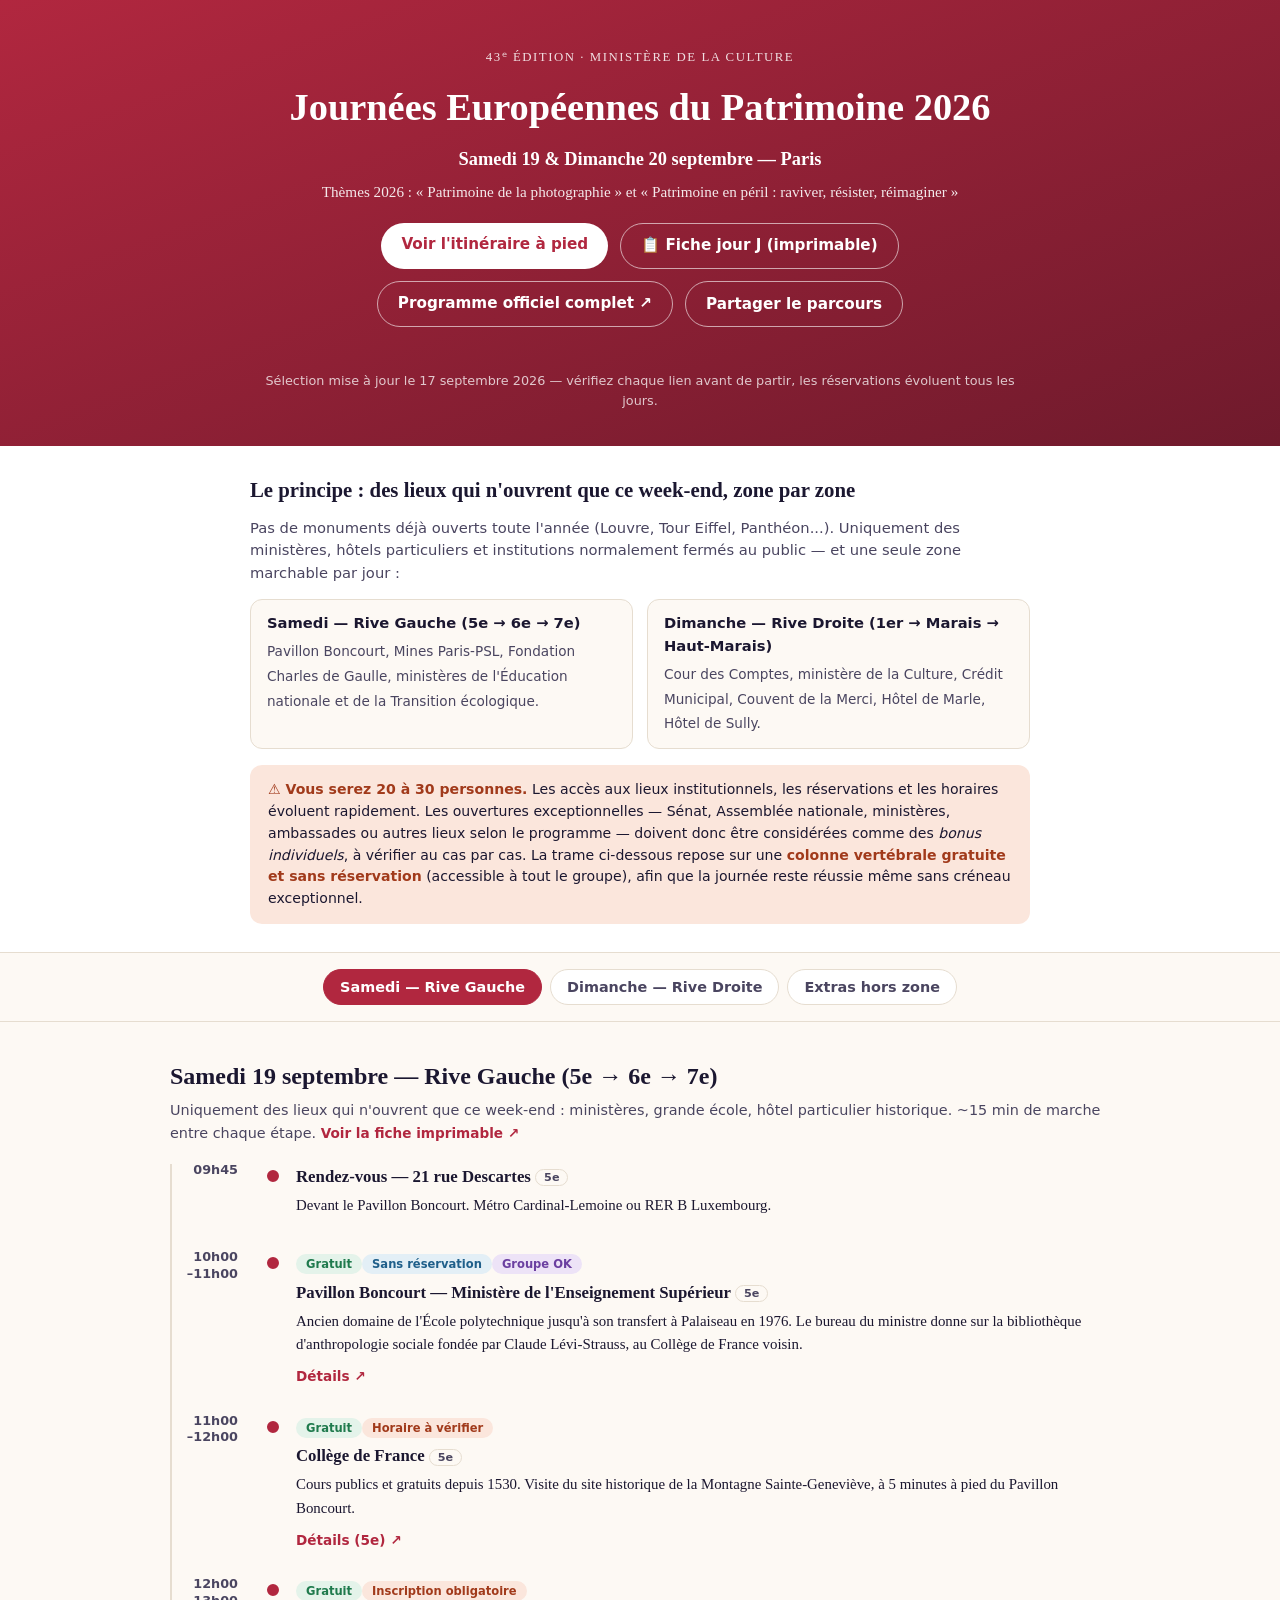
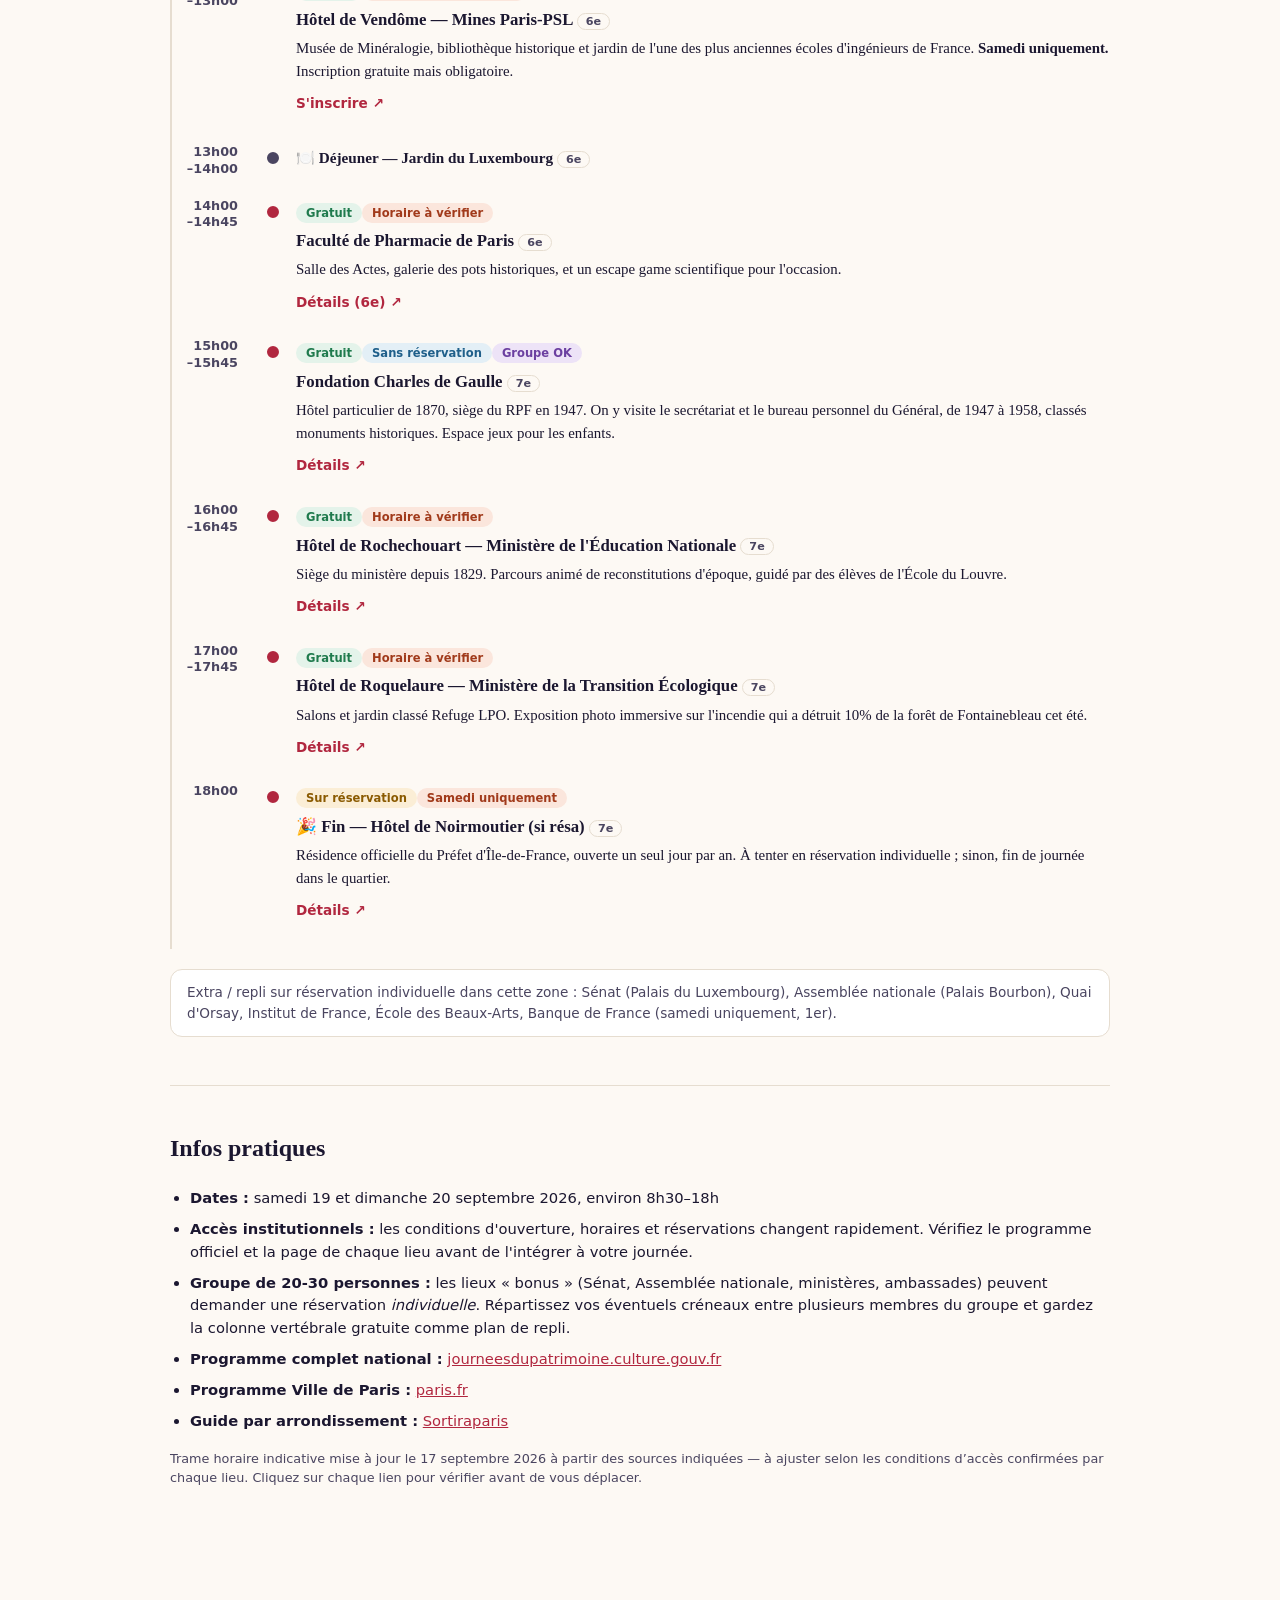
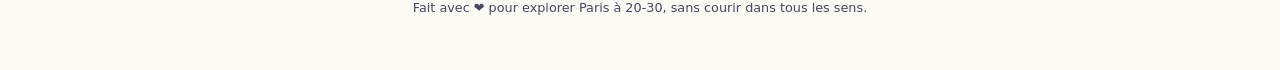
<file: index.html>
<!doctype html>
<html lang="fr">
<head>
<meta charset="UTF-8">
<meta name="viewport" content="width=device-width, initial-scale=1">
<title>Journées du Patrimoine 2026 — Paris à pied</title>
<meta name="description" content="Deux itinéraires à pied pour les Journées européennes du patrimoine 2026 à Paris : une zone par jour, une trame de groupe gratuite et des bonus à réserver individuellement.">
<meta name="author" content="Journées du Patrimoine 2026 — Paris à pied">
<meta name="theme-color" content="#b1273f">
<meta name="robots" content="index,follow">
<link rel="canonical" href="https://josephboulange0-gif.github.io/Journ-es-du-patrimoine-Paris-2026/">
<meta property="og:type" content="website">
<meta property="og:locale" content="fr_FR">
<meta property="og:site_name" content="Journées du Patrimoine 2026 — Paris à pied">
<meta property="og:title" content="Journées du Patrimoine 2026 — Paris à pied">
<meta property="og:description" content="Deux itinéraires à pied, une zone par jour et une trame gratuite conçue pour un groupe à Paris.">
<meta property="og:url" content="https://josephboulange0-gif.github.io/Journ-es-du-patrimoine-Paris-2026/">
<meta name="twitter:card" content="summary">
<meta name="twitter:title" content="Journées du Patrimoine 2026 — Paris à pied">
<meta name="twitter:description" content="Deux itinéraires à pied, une zone par jour et une trame gratuite conçue pour un groupe à Paris.">
<link rel="icon" href="data:image/svg+xml,<svg xmlns=%22http://www.w3.org/2000/svg%22 viewBox=%220 0 100 100%22><text y=%22.9em%22 font-size=%2290%22>🏛️</text></svg>">
<link rel="stylesheet" href="assets/style.css">
</head>
<body>

<header class="hero">
  <div class="hero-inner">
    <p class="eyebrow">43ᵉ édition · Ministère de la Culture</p>
    <h1>Journées Européennes du Patrimoine 2026</h1>
    <p class="dates">Samedi 19 &amp; Dimanche 20 septembre — Paris</p>
    <p class="themes">Thèmes 2026 : « Patrimoine de la photographie » et « Patrimoine en péril : raviver, résister, réimaginer »</p>
    <div class="hero-actions">
      <a class="btn btn-primary" href="#itineraire">Voir l'itinéraire à pied</a>
      <a class="btn btn-ghost" href="fiche.html">📋 Fiche jour J (imprimable)</a>
      <a class="btn btn-ghost" href="https://journeesdupatrimoine.culture.gouv.fr/programme" target="_blank" rel="noopener">Programme officiel complet ↗</a>
      <button class="btn btn-ghost share-button" type="button" data-share-button data-share-text="Deux itinéraires à pied pour les Journées européennes du patrimoine 2026 à Paris : une zone par jour et une trame gratuite pour le groupe.">Partager le parcours</button>
    </div>
    <p class="share-status" data-share-status aria-live="polite"></p>
    <p class="updated">Sélection mise à jour le 17 septembre 2026 — vérifiez chaque lien avant de partir, les réservations évoluent tous les jours.</p>
  </div>
</header>

<section class="concept">
  <div class="concept-inner">
    <h2>Le principe : des lieux qui n'ouvrent que ce week-end, zone par zone</h2>
    <p>Pas de monuments déjà ouverts toute l'année (Louvre, Tour Eiffel, Panthéon...). Uniquement des ministères, hôtels particuliers et institutions normalement fermés au public — et une seule zone marchable par jour :</p>
    <div class="concept-cols">
      <div>
        <strong>Samedi — Rive Gauche (5e → 6e → 7e)</strong>
        <span>Pavillon Boncourt, Mines Paris-PSL, Fondation Charles de Gaulle, ministères de l'Éducation nationale et de la Transition écologique.</span>
      </div>
      <div>
        <strong>Dimanche — Rive Droite (1er → Marais → Haut-Marais)</strong>
        <span>Cour des Comptes, ministère de la Culture, Crédit Municipal, Couvent de la Merci, Hôtel de Marle, Hôtel de Sully.</span>
      </div>
    </div>
    <div class="callout">
      <strong>⚠️ Vous serez 20 à 30 personnes.</strong> Les accès aux lieux institutionnels, les réservations et les horaires évoluent rapidement. Les ouvertures exceptionnelles — Sénat, Assemblée nationale, ministères, ambassades ou autres lieux selon le programme — doivent donc être considérées comme des <em>bonus individuels</em>, à vérifier au cas par cas. La trame ci-dessous repose sur une <strong>colonne vertébrale gratuite et sans réservation</strong> (accessible à tout le groupe), afin que la journée reste réussie même sans créneau exceptionnel.
    </div>
  </div>
</section>

<nav class="tabs" aria-label="Choix du jour">
  <button class="tab-btn is-active" data-day="1">Samedi — Rive Gauche</button>
  <button class="tab-btn" data-day="2">Dimanche — Rive Droite</button>
  <button class="tab-btn" data-day="0">Extras hors zone</button>
</nav>

<main id="itineraire">

  <!-- ===================== JOUR 1 : RIVE GAUCHE ===================== -->
  <section class="day" data-day="1">
    <h2 class="day-title">Samedi 19 septembre — Rive Gauche (5e → 6e → 7e)</h2>
    <p class="sub">Uniquement des lieux qui n'ouvrent que ce week-end : ministères, grande école, hôtel particulier historique. ~15 min de marche entre chaque étape. <a class="link" href="fiche.html">Voir la fiche imprimable ↗</a></p>

    <ol class="timeline">

      <li class="stop">
        <div class="stop-time">09h45</div>
        <div class="stop-body">
          <h4>Rendez-vous — 21 rue Descartes <span class="zone">5e</span></h4>
          <p>Devant le Pavillon Boncourt. Métro Cardinal-Lemoine ou RER B Luxembourg.</p>
        </div>
      </li>

      <li class="stop">
        <div class="stop-time">10h00<br>–11h00</div>
        <div class="stop-body">
          <span class="chip chip-free">Gratuit</span><span class="chip chip-open">Sans réservation</span><span class="chip chip-group">Groupe OK</span>
          <h4>Pavillon Boncourt — Ministère de l'Enseignement Supérieur <span class="zone">5e</span></h4>
          <p>Ancien domaine de l'École polytechnique jusqu'à son transfert à Palaiseau en 1976. Le bureau du ministre donne sur la bibliothèque d'anthropologie sociale fondée par Claude Lévi-Strauss, au Collège de France voisin.</p>
          <a class="link" href="https://www.enseignementsup-recherche.gouv.fr/fr/journees-europeennes-du-patrimoine-2026-104107" target="_blank" rel="noopener">Détails ↗</a>
        </div>
      </li>

      <li class="stop">
        <div class="stop-time">11h00<br>–12h00</div>
        <div class="stop-body">
          <span class="chip chip-free">Gratuit</span><span class="chip chip-warn">Horaire à vérifier</span>
          <h4>Collège de France <span class="zone">5e</span></h4>
          <p>Cours publics et gratuits depuis 1530. Visite du site historique de la Montagne Sainte-Geneviève, à 5 minutes à pied du Pavillon Boncourt.</p>
          <a class="link" href="https://www.sortiraparis.com/actualites/journees-du-patrimoine/guides/318693-journees-du-patrimoine-paris-2026-le-programme-des-visites-dans-le-5e-arrondissement" target="_blank" rel="noopener">Détails (5e) ↗</a>
        </div>
      </li>

      <li class="stop">
        <div class="stop-time">12h00<br>–13h00</div>
        <div class="stop-body">
          <span class="chip chip-free">Gratuit</span><span class="chip chip-warn">Inscription obligatoire</span>
          <h4>Hôtel de Vendôme — Mines Paris-PSL <span class="zone">6e</span></h4>
          <p>Musée de Minéralogie, bibliothèque historique et jardin de l'une des plus anciennes écoles d'ingénieurs de France. <strong>Samedi uniquement.</strong> Inscription gratuite mais obligatoire.</p>
          <a class="link" href="https://www.minesparis.psl.eu/blog/evenements/journees-europeennes-du-patrimoine-jep-2026-mines-paris-psl/" target="_blank" rel="noopener">S'inscrire ↗</a>
        </div>
      </li>

      <li class="stop stop-break">
        <div class="stop-time">13h00<br>–14h00</div>
        <div class="stop-body">
          <h4>🍽️ Déjeuner — Jardin du Luxembourg <span class="zone">6e</span></h4>
        </div>
      </li>

      <li class="stop">
        <div class="stop-time">14h00<br>–14h45</div>
        <div class="stop-body">
          <span class="chip chip-free">Gratuit</span><span class="chip chip-warn">Horaire à vérifier</span>
          <h4>Faculté de Pharmacie de Paris <span class="zone">6e</span></h4>
          <p>Salle des Actes, galerie des pots historiques, et un escape game scientifique pour l'occasion.</p>
          <a class="link" href="https://www.sortiraparis.com/actualites/journees-du-patrimoine/guides/318679-journees-du-patrimoine-2026-le-programme-des-visites-dans-le-6e-arrondissement-de-paris" target="_blank" rel="noopener">Détails (6e) ↗</a>
        </div>
      </li>

      <li class="stop">
        <div class="stop-time">15h00<br>–15h45</div>
        <div class="stop-body">
          <span class="chip chip-free">Gratuit</span><span class="chip chip-open">Sans réservation</span><span class="chip chip-group">Groupe OK</span>
          <h4>Fondation Charles de Gaulle <span class="zone">7e</span></h4>
          <p>Hôtel particulier de 1870, siège du RPF en 1947. On y visite le secrétariat et le bureau personnel du Général, de 1947 à 1958, classés monuments historiques. Espace jeux pour les enfants.</p>
          <a class="link" href="https://www.charles-de-gaulle.org/blog/2026/09/12/journees-europeennes-du-patrimoine-2026-la-suite-de-la-bataille-de-gaulle-a-solferino/" target="_blank" rel="noopener">Détails ↗</a>
        </div>
      </li>

      <li class="stop">
        <div class="stop-time">16h00<br>–16h45</div>
        <div class="stop-body">
          <span class="chip chip-free">Gratuit</span><span class="chip chip-warn">Horaire à vérifier</span>
          <h4>Hôtel de Rochechouart — Ministère de l'Éducation Nationale <span class="zone">7e</span></h4>
          <p>Siège du ministère depuis 1829. Parcours animé de reconstitutions d'époque, guidé par des élèves de l'École du Louvre.</p>
          <a class="link" href="https://journeesdupatrimoine.culture.gouv.fr/w/391796/evenement/19787431/visite-du-ministere-de-leducation-nationale" target="_blank" rel="noopener">Détails ↗</a>
        </div>
      </li>

      <li class="stop">
        <div class="stop-time">17h00<br>–17h45</div>
        <div class="stop-body">
          <span class="chip chip-free">Gratuit</span><span class="chip chip-warn">Horaire à vérifier</span>
          <h4>Hôtel de Roquelaure — Ministère de la Transition Écologique <span class="zone">7e</span></h4>
          <p>Salons et jardin classé Refuge LPO. Exposition photo immersive sur l'incendie qui a détruit 10% de la forêt de Fontainebleau cet été.</p>
          <a class="link" href="https://www.ecologie.gouv.fr/presse/journees-du-patrimoine-2026-lhotel-roquelaure-ouvre-ses-portes-programme-inedit" target="_blank" rel="noopener">Détails ↗</a>
        </div>
      </li>

      <li class="stop">
        <div class="stop-time">18h00</div>
        <div class="stop-body">
          <span class="chip chip-paid">Sur réservation</span><span class="chip chip-warn">Samedi uniquement</span>
          <h4>🎉 Fin — Hôtel de Noirmoutier (si résa) <span class="zone">7e</span></h4>
          <p>Résidence officielle du Préfet d'Île-de-France, ouverte un seul jour par an. À tenter en réservation individuelle ; sinon, fin de journée dans le quartier.</p>
          <a class="link" href="https://www.sortiraparis.com/actualites/journees-du-patrimoine/guides/318687-journees-du-patrimoine-2026-partez-a-la-decouverte-du-7e-arrondissement-de-paris" target="_blank" rel="noopener">Détails ↗</a>
        </div>
      </li>

    </ol>

    <p class="also-in-zone">Extra / repli sur réservation individuelle dans cette zone : Sénat (Palais du Luxembourg), Assemblée nationale (Palais Bourbon), Quai d'Orsay, Institut de France, École des Beaux-Arts, Banque de France (samedi uniquement, 1er).</p>
  </section>

  <!-- ===================== JOUR 2 : RIVE DROITE ===================== -->
  <section class="day" data-day="2" hidden>
    <h2 class="day-title">Dimanche 20 septembre — Rive Droite (1er → Marais → Haut-Marais)</h2>
    <p class="sub">Uniquement des lieux qui n'ouvrent que ce week-end : cour des comptes, ministère, hôtels particuliers rarement accessibles. ~15 min de marche entre chaque étape. <a class="link" href="fiche.html">Voir la fiche imprimable ↗</a></p>

    <ol class="timeline">

      <li class="stop">
        <div class="stop-time">09h30</div>
        <div class="stop-body">
          <h4>Rendez-vous — Jardins du Palais-Royal <span class="zone">1er</span></h4>
          <p>Métro Palais-Royal – Musée du Louvre, à 2 min à pied.</p>
        </div>
      </li>

      <li class="stop">
        <div class="stop-time">10h00<br>–11h00</div>
        <div class="stop-body">
          <span class="chip chip-free">Gratuit</span><span class="chip chip-open">Sans réservation</span><span class="chip chip-group">Groupe OK</span>
          <h4>Cour des Comptes <span class="zone">1er</span></h4>
          <p>Dialogue citoyen inédit avec les magistrats financiers, rue Cambon — un lieu de pouvoir qui ne s'ouvre jamais autrement.</p>
          <a class="link" href="https://www.sortiraparis.com/actualites/journees-du-patrimoine/guides/318670-journees-du-patrimoine-2026-a-paris-le-programme-incontournable-dans-le-1er-arrondissement" target="_blank" rel="noopener">Détails (1er) ↗</a>
        </div>
      </li>

      <li class="stop">
        <div class="stop-time">11h00<br>–12h00</div>
        <div class="stop-body">
          <span class="chip chip-free">Gratuit</span><span class="chip chip-warn">Horaire à vérifier</span>
          <h4>Ministère de la Culture — Palais-Royal <span class="zone">1er</span></h4>
          <p>Bureaux du ministère au cœur même du Palais-Royal. <strong>Bonus sensationnel :</strong> Conseil d'État et Conseil constitutionnel, également au Palais-Royal, sur réservation individuelle.</p>
          <a class="link" href="https://www.sortiraparis.com/actualites/journees-du-patrimoine/guides/318670-journees-du-patrimoine-2026-a-paris-le-programme-incontournable-dans-le-1er-arrondissement" target="_blank" rel="noopener">Détails ↗</a>
        </div>
      </li>

      <li class="stop stop-break">
        <div class="stop-time">12h00<br>–13h00</div>
        <div class="stop-body">
          <h4>🍽️ Déjeuner — Jardin du Palais-Royal <span class="zone">1er</span></h4>
        </div>
      </li>

      <li class="stop">
        <div class="stop-time">13h00<br>–13h45</div>
        <div class="stop-body">
          <span class="chip chip-free">Gratuit</span><span class="chip chip-warn">Horaire à vérifier</span>
          <h4>Crédit Municipal de Paris <span class="zone">Marais</span></h4>
          <p>L'ancien Mont-de-Piété : la banque publique des objets mis en gage, fondée en 1777 — une institution méconnue, jamais ouverte au public autrement.</p>
          <a class="link" href="https://www.sortiraparis.com/actualites/journees-du-patrimoine/guides/318677-journees-du-patrimoine-2026-les-bons-plans-et-animations-dans-le-4e-arrondissement" target="_blank" rel="noopener">Détails ↗</a>
        </div>
      </li>

      <li class="stop">
        <div class="stop-time">14h00<br>–14h45</div>
        <div class="stop-body">
          <span class="chip chip-free">Gratuit</span><span class="chip chip-warn">Horaire à vérifier</span>
          <h4>Couvent de la Merci <span class="zone">Marais</span></h4>
          <p>Ancien couvent de l'Ordre des Mercédaires, dont la mission au XVIIe siècle était de racheter les chrétiens réduits en esclavage par les Barbaresques. Cadrans solaires et escalier classés monuments historiques, rue des Archives.</p>
          <a class="link" href="https://www.journees-du-patrimoine.com/SITE/couvent-merci--paris-362221.htm" target="_blank" rel="noopener">Détails ↗</a>
        </div>
      </li>

      <li class="stop">
        <div class="stop-time">15h00<br>–15h45</div>
        <div class="stop-body">
          <span class="chip chip-free">Gratuit</span><span class="chip chip-open">Sans réservation</span><span class="chip chip-group">Groupe OK</span>
          <h4>Notre-Dame des Blancs-Manteaux <span class="zone">4e</span></h4>
          <p>Orgues classées monument historique, avec un concert inclus dans la visite.</p>
          <a class="link" href="https://www.sortiraparis.com/actualites/journees-du-patrimoine/guides/318677-journees-du-patrimoine-2026-les-bons-plans-et-animations-dans-le-4e-arrondissement" target="_blank" rel="noopener">Détails ↗</a>
        </div>
      </li>

      <li class="stop">
        <div class="stop-time">16h00<br>–16h45</div>
        <div class="stop-body">
          <span class="chip chip-free">Gratuit</span><span class="chip chip-open">Sans réservation</span><span class="chip chip-group">Groupe OK</span>
          <h4>Hôtel de Marle — Institut Suédois <span class="zone">3e</span></h4>
          <p>Un des plus beaux hôtels Renaissance du Marais, aujourd'hui siège de l'Institut Suédois.</p>
          <a class="link" href="https://www.sortiraparis.com/actualites/journees-du-patrimoine/guides/318813-journees-du-patrimoine-2026-a-paris-les-lieux-a-visiter-dans-le-3e-arrondissement" target="_blank" rel="noopener">Détails (3e) ↗</a>
        </div>
      </li>

      <li class="stop">
        <div class="stop-time">17h00<br>–17h45</div>
        <div class="stop-body">
          <span class="chip chip-free">Gratuit</span><span class="chip chip-open">Sans réservation</span><span class="chip chip-group">Groupe OK</span>
          <h4>Hôtel Lamoignon — Bibliothèque Historique de la Ville de Paris <span class="zone">4e</span></h4>
          <p>Façade à pilastres colossaux unique à Paris, abritant le fonds patrimonial de la Ville.</p>
          <a class="link" href="https://www.sortiraparis.com/actualites/journees-du-patrimoine/guides/318677-journees-du-patrimoine-2026-les-bons-plans-et-animations-dans-le-4e-arrondissement" target="_blank" rel="noopener">Détails ↗</a>
        </div>
      </li>

      <li class="stop">
        <div class="stop-time">17h45<br>–18h30</div>
        <div class="stop-body">
          <span class="chip chip-free">Gratuit</span><span class="chip chip-open">Sans réservation</span><span class="chip chip-group">Groupe OK</span>
          <h4>🎉 Fin — Hôtel de Sully <span class="zone">4e</span></h4>
          <p>Appartements privés de la Duchesse, habituellement fermés au public — belle façon de clore le week-end.</p>
          <a class="link" href="https://www.sortiraparis.com/actualites/journees-du-patrimoine/guides/318677-journees-du-patrimoine-2026-les-bons-plans-et-animations-dans-le-4e-arrondissement" target="_blank" rel="noopener">Détails ↗</a>
        </div>
      </li>

    </ol>

    <p class="also-in-zone">Extra / repli sur réservation individuelle dans cette zone : ministère de la Justice (Hôtel de Bourvallais), Tribunal de Commerce, Hôtel d'Aumont (Tribunal Administratif), Hôtel de Beauvais (Cour administrative), musée Cognacq-Jay.</p>
  </section>

  <!-- ===================== EXTRAS HORS ZONE ===================== -->
  <section class="day" data-day="0" hidden>
    <h2 class="day-title">Extras hors zone — pour un 3e jour ou un groupe scindé</h2>
    <p class="sub">Ces parcours sont gratuits et sans réservation, mais géographiquement éloignés des deux zones ci-dessus : à réserver pour un sous-groupe motivé ou une prochaine visite, plutôt qu'à intégrer à la marche principale.</p>
    <div class="cards">

      <article class="card">
        <div class="card-top">
          <span class="chip chip-free">Gratuit</span><span class="chip chip-open">Sans réservation</span>
        </div>
        <h4>Circuits « Passages et Galeries »</h4>
        <p class="meta">Samedi et dimanche, 10h–12h et 15h–17h · Grands Boulevards (2e/9e)</p>
        <p>Balade commentée gratuite dans les passages couverts parisiens. Trois itinéraires au choix.</p>
        <a class="link" href="https://www.sortiraparis.com/actualites/journees-du-patrimoine/guides/316820-journees-du-patrimoine-2026-a-paris-les-parcours-de-visites-dans-la-capitale" target="_blank" rel="noopener">Détails ↗</a>
      </article>

      <article class="card">
        <div class="card-top">
          <span class="chip chip-paid">5€/pers.</span><span class="chip chip-warn">Réservation (tél.)</span>
        </div>
        <h4>Circuit du quartier des Halles</h4>
        <p class="meta">Samedi uniquement, 13h30–15h30 ou 16h–18h · 1er</p>
        <p>Cimetière des Innocents, Saint-Eustache, la Canopée. Uniquement le samedi : incompatible avec le programme du dimanche.</p>
        <a class="link" href="tel:0620051548">Réserver — 06 20 05 15 48</a>
      </article>

      <article class="card">
        <div class="card-top">
          <span class="chip chip-free">Gratuit</span><span class="chip chip-open">Sans réservation</span>
        </div>
        <h4>Le Corbusier à Boulogne-Billancourt</h4>
        <p class="meta">Sam. 11h–12h30 &amp; 14h–15h30 · Dim. 15h–16h30 · hors Paris intra-muros</p>
        <p>5 œuvres majeures classées UNESCO — nécessite un aller-retour dédié, à ne pas mélanger avec la marche du jour.</p>
        <a class="link" href="https://www.sortiraparis.com/actualites/journees-du-patrimoine/guides/316820-journees-du-patrimoine-2026-a-paris-les-parcours-de-visites-dans-la-capitale" target="_blank" rel="noopener">Détails ↗</a>
      </article>

      <article class="card">
        <div class="card-top">
          <span class="chip chip-free">Gratuit</span><span class="chip chip-warn">Résa · 20 places</span>
        </div>
        <h4>Parcours Maison-Blanche &amp; Butte-aux-Cailles</h4>
        <p class="meta">Samedi 15h–17h · 13e arrondissement</p>
        <p>Cités-jardins ouvrières préservées — beau parcours, mais isolé au sud, loin des deux zones principales.</p>
        <a class="link" href="https://www.paris.fr/evenements/jep-2026-parcours-dans-le-quartier-de-la-butte-aux-cailles-113688" target="_blank" rel="noopener">Vérifier les places ↗</a>
      </article>

      <article class="card">
        <div class="card-top">
          <span class="chip chip-paid">10€ conseillé</span><span class="chip chip-warn">Réservation</span>
        </div>
        <h4>Paysage &amp; biodiversité — Faubourg St-Antoine</h4>
        <p class="meta">Samedi 15h–16h30 · 12e arrondissement</p>
        <p>Artisanat et nature en ville — même logique éloignée du cœur historique.</p>
        <a class="link" href="https://framaforms.org/inscription-parcours-paysage-et-biodiversite-du-19-septembre-2026-a-15h-biodiversite-et-artisanat-au" target="_blank" rel="noopener">Réserver ↗</a>
      </article>

      <article class="card">
        <div class="card-top">
          <span class="chip chip-free">Gratuit</span><span class="chip chip-warn">Réservation obligatoire</span>
        </div>
        <h4>Croisières sur la Seine — Port de l'Arsenal</h4>
        <p class="meta">Samedi et dimanche · 12e arrondissement</p>
        <p>Trois thématiques (Révolution française, Seine fleuve-capitale, rives UNESCO) — à faire seul ou en petit groupe, pas en marche collective.</p>
        <a class="link" href="https://www.paris.fr/evenements/les-journees-europeennes-du-patrimoine-2026-decouvrez-le-programme-113133" target="_blank" rel="noopener">Voir les croisières ↗</a>
      </article>

    </div>
  </section>

  <section class="practical">
    <h2>Infos pratiques</h2>
    <ul>
      <li><strong>Dates :</strong> samedi 19 et dimanche 20 septembre 2026, environ 8h30–18h</li>
      <li><strong>Accès institutionnels :</strong> les conditions d'ouverture, horaires et réservations changent rapidement. Vérifiez le programme officiel et la page de chaque lieu avant de l'intégrer à votre journée.</li>
      <li><strong>Groupe de 20-30 personnes :</strong> les lieux « bonus » (Sénat, Assemblée nationale, ministères, ambassades) peuvent demander une réservation <em>individuelle</em>. Répartissez vos éventuels créneaux entre plusieurs membres du groupe et gardez la colonne vertébrale gratuite comme plan de repli.</li>
      <li><strong>Programme complet national :</strong> <a href="https://journeesdupatrimoine.culture.gouv.fr/programme" target="_blank" rel="noopener">journeesdupatrimoine.culture.gouv.fr</a></li>
      <li><strong>Programme Ville de Paris :</strong> <a href="https://www.paris.fr/evenements/les-journees-europeennes-du-patrimoine-2026-decouvrez-le-programme-113133" target="_blank" rel="noopener">paris.fr</a></li>
      <li><strong>Guide par arrondissement :</strong> <a href="https://www.sortiraparis.com/actualites/journees-du-patrimoine/guides/74984-journees-du-patrimoine-2026-a-paris-75-le-programme-des-visites-a-faire-par-arrondissement" target="_blank" rel="noopener">Sortiraparis</a></li>
    </ul>
    <p class="disclaimer">Trame horaire indicative mise à jour le 17 septembre 2026 à partir des sources indiquées — à ajuster selon les conditions d’accès confirmées par chaque lieu. Cliquez sur chaque lien pour vérifier avant de vous déplacer.</p>
  </section>

</main>

<footer class="site-footer">
  <p>Fait avec ❤️ pour explorer Paris à 20-30, sans courir dans tous les sens.</p>
</footer>

<script src="assets/script.js"></script>
</body>
</html>
</file>
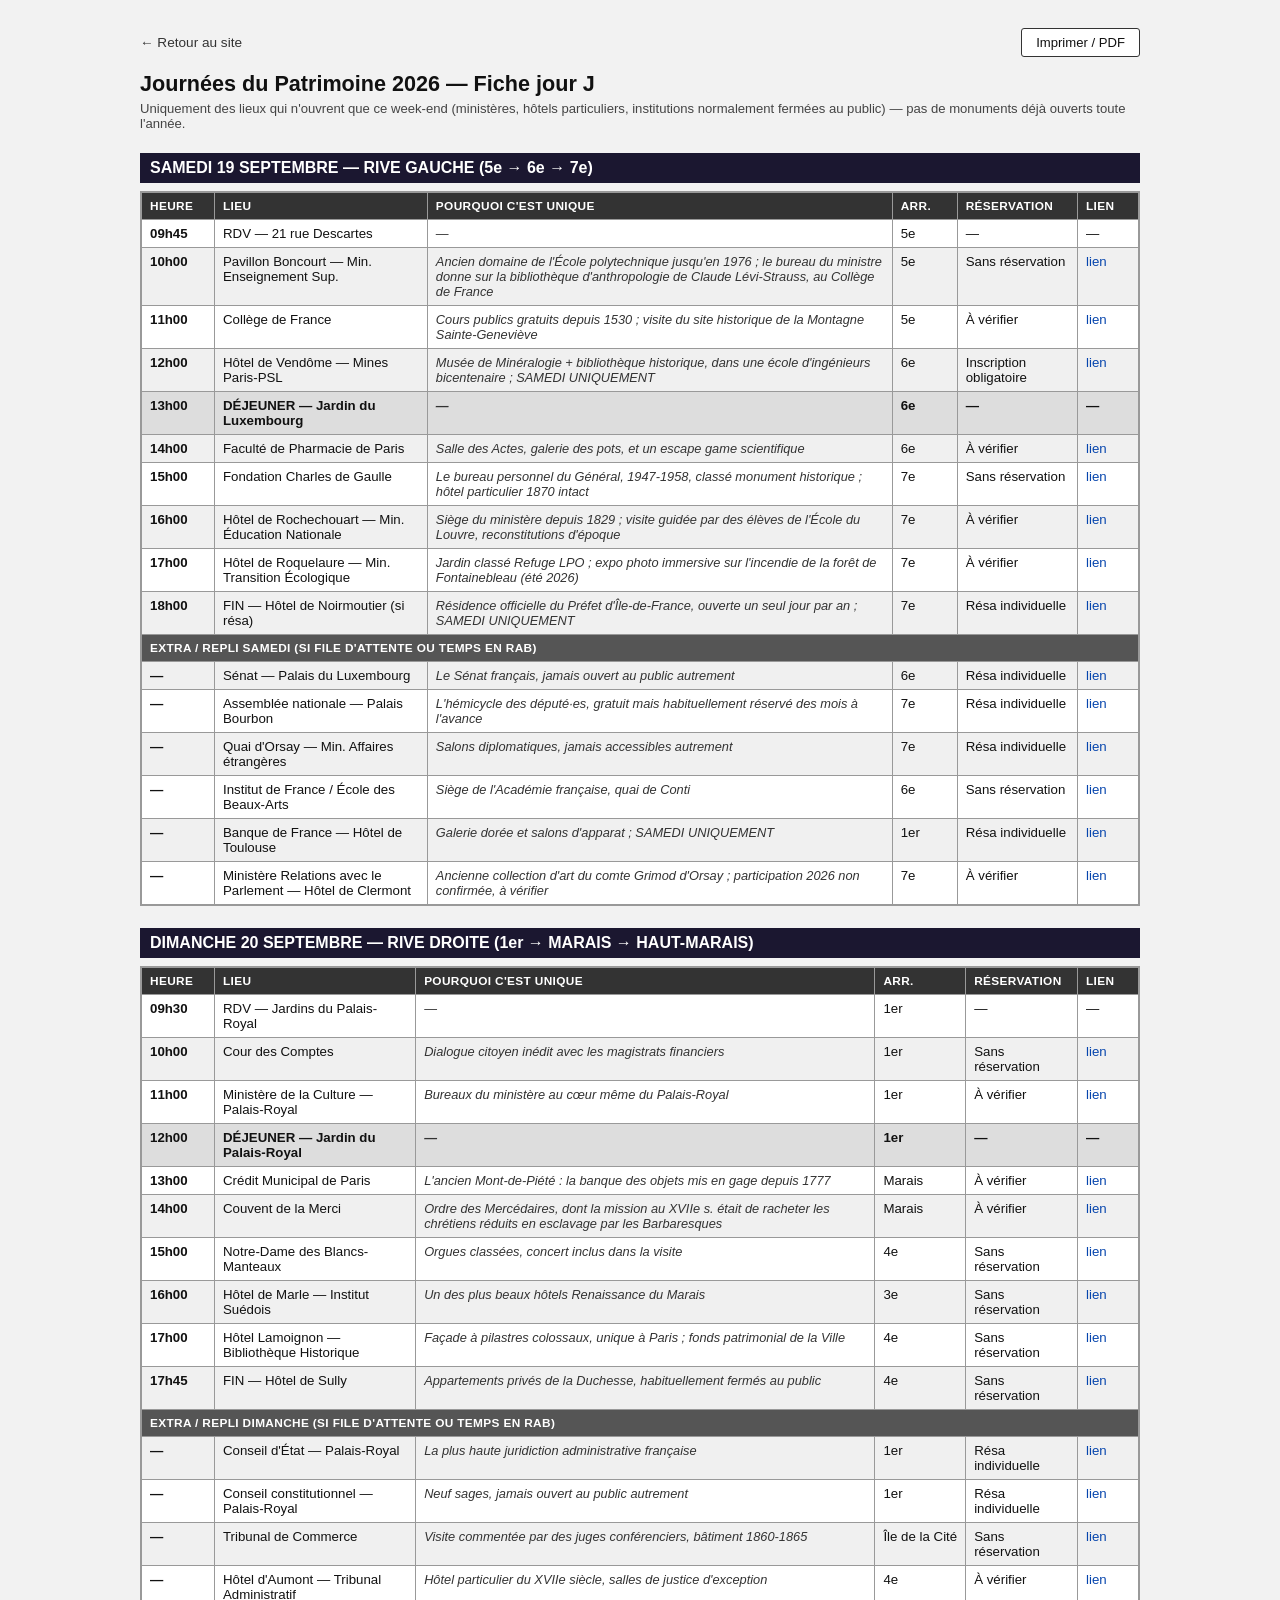
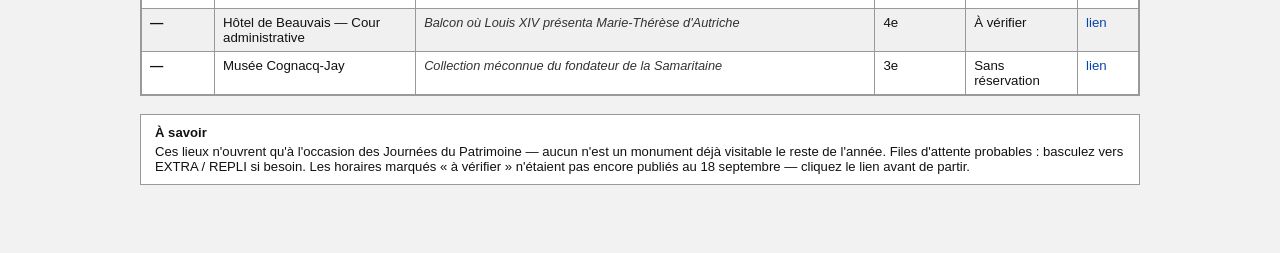
<file: fiche.html>
<!doctype html>
<html lang="fr">
<head>
<meta charset="UTF-8">
<meta name="viewport" content="width=device-width, initial-scale=1">
<title>Fiche jour J — Journées du Patrimoine 2026</title>
<meta name="description" content="Tableau horaire dense et imprimable pour le jour J : lieux d'exception qui n'ouvrent que ce week-end, heure, réservation, lien.">
<link rel="icon" href="data:image/svg+xml,<svg xmlns=%22http://www.w3.org/2000/svg%22 viewBox=%220 0 100 100%22><text y=%22.9em%22 font-size=%2290%22>🏛️</text></svg>">
<link rel="stylesheet" href="assets/fiche.css">
</head>
<body class="fiche-body">

<div class="fiche-wrap">

  <div class="fiche-top no-print">
    <a href="index.html">&larr; Retour au site</a>
    <button class="btn-print" type="button" onclick="window.print()">Imprimer / PDF</button>
  </div>

  <h1>Journées du Patrimoine 2026 — Fiche jour J</h1>
  <p class="fiche-sub">Uniquement des lieux qui n'ouvrent que ce week-end (ministères, hôtels particuliers, institutions normalement fermées au public) — pas de monuments déjà ouverts toute l'année.</p>

  <h2>SAMEDI 19 SEPTEMBRE — RIVE GAUCHE (5e &rarr; 6e &rarr; 7e)</h2>
  <div class="fiche-table-wrap">
  <table class="fiche-table">
    <thead>
      <tr><th>Heure</th><th>Lieu</th><th>Pourquoi c'est unique</th><th>Arr.</th><th>Réservation</th><th>Lien</th></tr>
    </thead>
    <tbody>
      <tr><td>09h45</td><td>RDV — 21 rue Descartes</td><td>—</td><td>5e</td><td>—</td><td>—</td></tr>
      <tr><td>10h00</td><td>Pavillon Boncourt — Min. Enseignement Sup.</td><td>Ancien domaine de l'École polytechnique jusqu'en 1976 ; le bureau du ministre donne sur la bibliothèque d'anthropologie de Claude Lévi-Strauss, au Collège de France</td><td>5e</td><td>Sans réservation</td><td><a href="https://www.enseignementsup-recherche.gouv.fr/fr/journees-europeennes-du-patrimoine-2026-104107" target="_blank" rel="noopener">lien</a></td></tr>
      <tr><td>11h00</td><td>Collège de France</td><td>Cours publics gratuits depuis 1530 ; visite du site historique de la Montagne Sainte-Geneviève</td><td>5e</td><td>À vérifier</td><td><a href="https://www.sortiraparis.com/actualites/journees-du-patrimoine/guides/318693-journees-du-patrimoine-paris-2026-le-programme-des-visites-dans-le-5e-arrondissement" target="_blank" rel="noopener">lien</a></td></tr>
      <tr><td>12h00</td><td>Hôtel de Vendôme — Mines Paris-PSL</td><td>Musée de Minéralogie + bibliothèque historique, dans une école d'ingénieurs bicentenaire ; SAMEDI UNIQUEMENT</td><td>6e</td><td>Inscription obligatoire</td><td><a href="https://www.minesparis.psl.eu/blog/evenements/journees-europeennes-du-patrimoine-jep-2026-mines-paris-psl/" target="_blank" rel="noopener">lien</a></td></tr>
      <tr class="fiche-row-break"><td>13h00</td><td>DÉJEUNER — Jardin du Luxembourg</td><td>—</td><td>6e</td><td>—</td><td>—</td></tr>
      <tr><td>14h00</td><td>Faculté de Pharmacie de Paris</td><td>Salle des Actes, galerie des pots, et un escape game scientifique</td><td>6e</td><td>À vérifier</td><td><a href="https://www.sortiraparis.com/actualites/journees-du-patrimoine/guides/318679-journees-du-patrimoine-2026-le-programme-des-visites-dans-le-6e-arrondissement-de-paris" target="_blank" rel="noopener">lien</a></td></tr>
      <tr><td>15h00</td><td>Fondation Charles de Gaulle</td><td>Le bureau personnel du Général, 1947-1958, classé monument historique ; hôtel particulier 1870 intact</td><td>7e</td><td>Sans réservation</td><td><a href="https://www.charles-de-gaulle.org/blog/2026/09/12/journees-europeennes-du-patrimoine-2026-la-suite-de-la-bataille-de-gaulle-a-solferino/" target="_blank" rel="noopener">lien</a></td></tr>
      <tr><td>16h00</td><td>Hôtel de Rochechouart — Min. Éducation Nationale</td><td>Siège du ministère depuis 1829 ; visite guidée par des élèves de l'École du Louvre, reconstitutions d'époque</td><td>7e</td><td>À vérifier</td><td><a href="https://journeesdupatrimoine.culture.gouv.fr/w/391796/evenement/19787431/visite-du-ministere-de-leducation-nationale" target="_blank" rel="noopener">lien</a></td></tr>
      <tr><td>17h00</td><td>Hôtel de Roquelaure — Min. Transition Écologique</td><td>Jardin classé Refuge LPO ; expo photo immersive sur l'incendie de la forêt de Fontainebleau (été 2026)</td><td>7e</td><td>À vérifier</td><td><a href="https://www.ecologie.gouv.fr/presse/journees-du-patrimoine-2026-lhotel-roquelaure-ouvre-ses-portes-programme-inedit" target="_blank" rel="noopener">lien</a></td></tr>
      <tr><td>18h00</td><td>FIN — Hôtel de Noirmoutier (si résa)</td><td>Résidence officielle du Préfet d'Île-de-France, ouverte un seul jour par an ; SAMEDI UNIQUEMENT</td><td>7e</td><td>Résa individuelle</td><td><a href="https://www.sortiraparis.com/actualites/journees-du-patrimoine/guides/318687-journees-du-patrimoine-2026-partez-a-la-decouverte-du-7e-arrondissement-de-paris" target="_blank" rel="noopener">lien</a></td></tr>
      <tr class="fiche-row-section"><td colspan="6">EXTRA / REPLI SAMEDI (si file d'attente ou temps en rab)</td></tr>
      <tr><td>—</td><td>Sénat — Palais du Luxembourg</td><td>Le Sénat français, jamais ouvert au public autrement</td><td>6e</td><td>Résa individuelle</td><td><a href="https://www.sortiraparis.com/actualites/journees-du-patrimoine/guides/318679-journees-du-patrimoine-2026-le-programme-des-visites-dans-le-6e-arrondissement-de-paris" target="_blank" rel="noopener">lien</a></td></tr>
      <tr><td>—</td><td>Assemblée nationale — Palais Bourbon</td><td>L'hémicycle des député·es, gratuit mais habituellement réservé des mois à l'avance</td><td>7e</td><td>Résa individuelle</td><td><a href="https://www.sortiraparis.com/actualites/journees-du-patrimoine/guides/318687-journees-du-patrimoine-2026-partez-a-la-decouverte-du-7e-arrondissement-de-paris" target="_blank" rel="noopener">lien</a></td></tr>
      <tr><td>—</td><td>Quai d'Orsay — Min. Affaires étrangères</td><td>Salons diplomatiques, jamais accessibles autrement</td><td>7e</td><td>Résa individuelle</td><td><a href="https://www.sortiraparis.com/actualites/journees-du-patrimoine/guides/318687-journees-du-patrimoine-2026-partez-a-la-decouverte-du-7e-arrondissement-de-paris" target="_blank" rel="noopener">lien</a></td></tr>
      <tr><td>—</td><td>Institut de France / École des Beaux-Arts</td><td>Siège de l'Académie française, quai de Conti</td><td>6e</td><td>Sans réservation</td><td><a href="https://www.sortiraparis.com/actualites/journees-du-patrimoine/guides/318679-journees-du-patrimoine-2026-le-programme-des-visites-dans-le-6e-arrondissement-de-paris" target="_blank" rel="noopener">lien</a></td></tr>
      <tr><td>—</td><td>Banque de France — Hôtel de Toulouse</td><td>Galerie dorée et salons d'apparat ; SAMEDI UNIQUEMENT</td><td>1er</td><td>Résa individuelle</td><td><a href="https://www.sortiraparis.com/actualites/journees-du-patrimoine/guides/318670-journees-du-patrimoine-2026-a-paris-le-programme-incontournable-dans-le-1er-arrondissement" target="_blank" rel="noopener">lien</a></td></tr>
      <tr><td>—</td><td>Ministère Relations avec le Parlement — Hôtel de Clermont</td><td>Ancienne collection d'art du comte Grimod d'Orsay ; participation 2026 non confirmée, à vérifier</td><td>7e</td><td>À vérifier</td><td><a href="https://www.journees-du-patrimoine.com/SITE/hotel-clermont-ministere-charge-re-370556.htm" target="_blank" rel="noopener">lien</a></td></tr>
    </tbody>
  </table>
  </div>

  <h2 class="fiche-page-break">DIMANCHE 20 SEPTEMBRE — RIVE DROITE (1er &rarr; MARAIS &rarr; HAUT-MARAIS)</h2>
  <div class="fiche-table-wrap">
  <table class="fiche-table">
    <thead>
      <tr><th>Heure</th><th>Lieu</th><th>Pourquoi c'est unique</th><th>Arr.</th><th>Réservation</th><th>Lien</th></tr>
    </thead>
    <tbody>
      <tr><td>09h30</td><td>RDV — Jardins du Palais-Royal</td><td>—</td><td>1er</td><td>—</td><td>—</td></tr>
      <tr><td>10h00</td><td>Cour des Comptes</td><td>Dialogue citoyen inédit avec les magistrats financiers</td><td>1er</td><td>Sans réservation</td><td><a href="https://www.sortiraparis.com/actualites/journees-du-patrimoine/guides/318670-journees-du-patrimoine-2026-a-paris-le-programme-incontournable-dans-le-1er-arrondissement" target="_blank" rel="noopener">lien</a></td></tr>
      <tr><td>11h00</td><td>Ministère de la Culture — Palais-Royal</td><td>Bureaux du ministère au cœur même du Palais-Royal</td><td>1er</td><td>À vérifier</td><td><a href="https://www.sortiraparis.com/actualites/journees-du-patrimoine/guides/318670-journees-du-patrimoine-2026-a-paris-le-programme-incontournable-dans-le-1er-arrondissement" target="_blank" rel="noopener">lien</a></td></tr>
      <tr class="fiche-row-break"><td>12h00</td><td>DÉJEUNER — Jardin du Palais-Royal</td><td>—</td><td>1er</td><td>—</td><td>—</td></tr>
      <tr><td>13h00</td><td>Crédit Municipal de Paris</td><td>L'ancien Mont-de-Piété : la banque des objets mis en gage depuis 1777</td><td>Marais</td><td>À vérifier</td><td><a href="https://www.sortiraparis.com/actualites/journees-du-patrimoine/guides/318677-journees-du-patrimoine-2026-les-bons-plans-et-animations-dans-le-4e-arrondissement" target="_blank" rel="noopener">lien</a></td></tr>
      <tr><td>14h00</td><td>Couvent de la Merci</td><td>Ordre des Mercédaires, dont la mission au XVIIe s. était de racheter les chrétiens réduits en esclavage par les Barbaresques</td><td>Marais</td><td>À vérifier</td><td><a href="https://www.journees-du-patrimoine.com/SITE/couvent-merci--paris-362221.htm" target="_blank" rel="noopener">lien</a></td></tr>
      <tr><td>15h00</td><td>Notre-Dame des Blancs-Manteaux</td><td>Orgues classées, concert inclus dans la visite</td><td>4e</td><td>Sans réservation</td><td><a href="https://www.sortiraparis.com/actualites/journees-du-patrimoine/guides/318677-journees-du-patrimoine-2026-les-bons-plans-et-animations-dans-le-4e-arrondissement" target="_blank" rel="noopener">lien</a></td></tr>
      <tr><td>16h00</td><td>Hôtel de Marle — Institut Suédois</td><td>Un des plus beaux hôtels Renaissance du Marais</td><td>3e</td><td>Sans réservation</td><td><a href="https://www.sortiraparis.com/actualites/journees-du-patrimoine/guides/318813-journees-du-patrimoine-2026-a-paris-les-lieux-a-visiter-dans-le-3e-arrondissement" target="_blank" rel="noopener">lien</a></td></tr>
      <tr><td>17h00</td><td>Hôtel Lamoignon — Bibliothèque Historique</td><td>Façade à pilastres colossaux, unique à Paris ; fonds patrimonial de la Ville</td><td>4e</td><td>Sans réservation</td><td><a href="https://www.sortiraparis.com/actualites/journees-du-patrimoine/guides/318677-journees-du-patrimoine-2026-les-bons-plans-et-animations-dans-le-4e-arrondissement" target="_blank" rel="noopener">lien</a></td></tr>
      <tr><td>17h45</td><td>FIN — Hôtel de Sully</td><td>Appartements privés de la Duchesse, habituellement fermés au public</td><td>4e</td><td>Sans réservation</td><td><a href="https://www.sortiraparis.com/actualites/journees-du-patrimoine/guides/318677-journees-du-patrimoine-2026-les-bons-plans-et-animations-dans-le-4e-arrondissement" target="_blank" rel="noopener">lien</a></td></tr>
      <tr class="fiche-row-section"><td colspan="6">EXTRA / REPLI DIMANCHE (si file d'attente ou temps en rab)</td></tr>
      <tr><td>—</td><td>Conseil d'État — Palais-Royal</td><td>La plus haute juridiction administrative française</td><td>1er</td><td>Résa individuelle</td><td><a href="https://www.sortiraparis.com/actualites/journees-du-patrimoine/guides/318670-journees-du-patrimoine-2026-a-paris-le-programme-incontournable-dans-le-1er-arrondissement" target="_blank" rel="noopener">lien</a></td></tr>
      <tr><td>—</td><td>Conseil constitutionnel — Palais-Royal</td><td>Neuf sages, jamais ouvert au public autrement</td><td>1er</td><td>Résa individuelle</td><td><a href="https://www.sortiraparis.com/actualites/journees-du-patrimoine/guides/318670-journees-du-patrimoine-2026-a-paris-le-programme-incontournable-dans-le-1er-arrondissement" target="_blank" rel="noopener">lien</a></td></tr>
      <tr><td>—</td><td>Tribunal de Commerce</td><td>Visite commentée par des juges conférenciers, bâtiment 1860-1865</td><td>Île de la Cité</td><td>Sans réservation</td><td><a href="https://www.sortiraparis.com/actualites/journees-du-patrimoine/guides/318677-journees-du-patrimoine-2026-les-bons-plans-et-animations-dans-le-4e-arrondissement" target="_blank" rel="noopener">lien</a></td></tr>
      <tr><td>—</td><td>Hôtel d'Aumont — Tribunal Administratif</td><td>Hôtel particulier du XVIIe siècle, salles de justice d'exception</td><td>4e</td><td>À vérifier</td><td><a href="https://www.sortiraparis.com/actualites/journees-du-patrimoine/guides/318677-journees-du-patrimoine-2026-les-bons-plans-et-animations-dans-le-4e-arrondissement" target="_blank" rel="noopener">lien</a></td></tr>
      <tr><td>—</td><td>Hôtel de Beauvais — Cour administrative</td><td>Balcon où Louis XIV présenta Marie-Thérèse d'Autriche</td><td>4e</td><td>À vérifier</td><td><a href="https://www.sortiraparis.com/actualites/journees-du-patrimoine/guides/318677-journees-du-patrimoine-2026-les-bons-plans-et-animations-dans-le-4e-arrondissement" target="_blank" rel="noopener">lien</a></td></tr>
      <tr><td>—</td><td>Musée Cognacq-Jay</td><td>Collection méconnue du fondateur de la Samaritaine</td><td>3e</td><td>Sans réservation</td><td><a href="https://www.sortiraparis.com/actualites/journees-du-patrimoine/guides/318813-journees-du-patrimoine-2026-a-paris-les-lieux-a-visiter-dans-le-3e-arrondissement" target="_blank" rel="noopener">lien</a></td></tr>
    </tbody>
  </table>
  </div>

  <div class="fiche-notes">
    <strong>À savoir</strong>
    Ces lieux n'ouvrent qu'à l'occasion des Journées du Patrimoine — aucun n'est un monument déjà visitable le reste de l'année. Files d'attente probables : basculez vers EXTRA / REPLI si besoin. Les horaires marqués « à vérifier » n'étaient pas encore publiés au 18 septembre — cliquez le lien avant de partir.
  </div>

</div>

</body>
</html>
</file>
<file: assets/style.css>
:root {
  --ink: #1b1730;
  --ink-soft: #4a4560;
  --paper: #fdf9f4;
  --paper-alt: #ffffff;
  --line: #e6ddd0;
  --accent: #b1273f;
  --accent-ink: #ffffff;
  --free: #1f7a4d;
  --free-bg: #e4f3ea;
  --paid: #8a5a00;
  --paid-bg: #fbeed6;
  --warn: #a13a1b;
  --warn-bg: #fbe6dc;
  --open: #1f5f8a;
  --open-bg: #e3eff6;
  --group: #6b3fa0;
  --group-bg: #ede3f7;
  --radius: 14px;
  --shadow: 0 6px 20px rgba(27, 23, 48, 0.08);
}

@media (prefers-color-scheme: dark) {
  :root:not([data-theme="light"]) {
    --ink: #f2eee6;
    --ink-soft: #c7c1d6;
    --paper: #17131f;
    --paper-alt: #201b2b;
    --line: #34304a;
    --shadow: 0 6px 24px rgba(0, 0, 0, 0.4);
    --free-bg: #16382a;
    --free: #7fd9a8;
    --paid-bg: #3a2c10;
    --paid: #e8c26b;
    --warn-bg: #3a2013;
    --warn: #f0a17f;
    --open-bg: #142b3a;
    --open: #8fc7ea;
    --group-bg: #2c2140;
    --group: #c6a6ee;
  }
}

:root[data-theme="dark"] {
  --ink: #f2eee6;
  --ink-soft: #c7c1d6;
  --paper: #17131f;
  --paper-alt: #201b2b;
  --line: #34304a;
  --shadow: 0 6px 24px rgba(0, 0, 0, 0.4);
  --free-bg: #16382a;
  --free: #7fd9a8;
  --paid-bg: #3a2c10;
  --paid: #e8c26b;
  --warn-bg: #3a2013;
  --warn: #f0a17f;
  --open-bg: #142b3a;
  --open: #8fc7ea;
  --group-bg: #2c2140;
  --group: #c6a6ee;
}

* { box-sizing: border-box; }

body {
  margin: 0;
  background: var(--paper);
  color: var(--ink);
  font-family: "Georgia", "Iowan Old Style", "Palatino Linotype", serif;
  line-height: 1.55;
}

.hero {
  background: linear-gradient(160deg, #b1273f 0%, #6f1a2c 100%);
  color: #fff;
  padding: 48px 20px 36px;
  text-align: center;
}
.hero-inner { max-width: 760px; margin: 0 auto; }
.eyebrow {
  text-transform: uppercase;
  letter-spacing: 0.12em;
  font-size: 0.8rem;
  opacity: 0.85;
  margin: 0 0 10px;
}
.hero h1 { margin: 0 0 8px; font-size: clamp(1.6rem, 5vw, 2.4rem); }
.dates { font-size: 1.15rem; margin: 0 0 6px; font-weight: bold; }
.themes { font-size: 0.95rem; opacity: 0.9; margin: 0 0 20px; }
.hero-actions { display: flex; gap: 12px; justify-content: center; flex-wrap: wrap; }
.btn {
  display: inline-block;
  padding: 10px 20px;
  border: 0;
  border-radius: 999px;
  text-decoration: none;
  font-size: 0.95rem;
  font-family: system-ui, sans-serif;
  font-weight: 600;
  cursor: pointer;
}
.btn-primary { background: #fff; color: var(--accent); }
.btn-ghost { border: 1px solid rgba(255,255,255,0.6); color: #fff; background: transparent; }
.btn:hover { transform: translateY(-1px); }
.btn:focus-visible,
.tab-btn:focus-visible,
.link:focus-visible {
  outline: 3px solid #ffd166;
  outline-offset: 3px;
}
.share-status {
  min-height: 1.3em;
  margin: 12px 0 -2px;
  font: 0.78rem/1.35 system-ui, sans-serif;
  color: rgba(255,255,255,0.9);
}
.updated { font-size: 0.8rem; opacity: 0.75; margin: 18px 0 0; font-family: system-ui, sans-serif; }

.concept {
  background: var(--paper-alt);
  border-bottom: 1px solid var(--line);
  padding: 28px 20px;
}
.concept-inner { max-width: 780px; margin: 0 auto; font-family: system-ui, sans-serif; }
.concept h2 { font-family: Georgia, serif; font-size: 1.3rem; margin: 0 0 10px; }
.concept p { font-size: 0.92rem; color: var(--ink-soft); margin: 0 0 14px; }
.concept-cols {
  display: grid;
  grid-template-columns: repeat(auto-fit, minmax(240px, 1fr));
  gap: 14px;
  margin-bottom: 16px;
}
.concept-cols > div {
  background: var(--paper);
  border: 1px solid var(--line);
  border-radius: 12px;
  padding: 12px 16px;
}
.concept-cols strong { display: block; font-size: 0.92rem; margin-bottom: 4px; }
.concept-cols span { font-size: 0.85rem; color: var(--ink-soft); }
.callout {
  background: var(--warn-bg);
  color: var(--ink);
  border-radius: 12px;
  padding: 14px 18px;
  font-size: 0.88rem;
}
.callout strong { color: var(--warn); }

.tabs {
  display: flex;
  justify-content: center;
  gap: 8px;
  padding: 16px 12px;
  flex-wrap: wrap;
  position: sticky;
  top: 0;
  background: var(--paper);
  z-index: 10;
  border-bottom: 1px solid var(--line);
}
.tab-btn {
  font-family: system-ui, sans-serif;
  font-weight: 600;
  font-size: 0.9rem;
  padding: 9px 16px;
  border-radius: 999px;
  border: 1px solid var(--line);
  background: var(--paper-alt);
  color: var(--ink-soft);
  cursor: pointer;
}
.tab-btn.is-active {
  background: var(--accent);
  color: #fff;
  border-color: var(--accent);
}

main { max-width: 980px; margin: 0 auto; padding: 8px 20px 60px; }

.day-title { font-size: 1.5rem; margin: 28px 0 4px; }
.sub { color: var(--ink-soft); font-family: system-ui, sans-serif; font-size: 0.9rem; margin-top: 0; }
.slot { font-family: system-ui, sans-serif; font-size: 1rem; text-transform: uppercase; letter-spacing: 0.06em; color: var(--ink-soft); margin: 26px 0 12px; }

.cards {
  display: grid;
  grid-template-columns: repeat(auto-fit, minmax(260px, 1fr));
  gap: 16px;
}

.card {
  background: var(--paper-alt);
  border: 1px solid var(--line);
  border-radius: var(--radius);
  padding: 16px 18px;
  box-shadow: var(--shadow);
}
.card h4 { margin: 4px 0 4px; font-size: 1.08rem; }
.card .meta {
  font-family: system-ui, sans-serif;
  font-size: 0.8rem;
  color: var(--ink-soft);
  margin: 0 0 8px;
}
.card p { margin: 0 0 10px; font-size: 0.95rem; }
.card .note {
  font-family: system-ui, sans-serif;
  font-size: 0.8rem;
  color: var(--warn);
  background: var(--warn-bg);
  padding: 6px 10px;
  border-radius: 8px;
}
.card-top { display: flex; gap: 6px; flex-wrap: wrap; margin-bottom: 6px; }

.chip {
  font-family: system-ui, sans-serif;
  font-size: 0.72rem;
  font-weight: 700;
  padding: 3px 10px;
  border-radius: 999px;
  white-space: nowrap;
}
.chip-free { background: var(--free-bg); color: var(--free); }
.chip-paid { background: var(--paid-bg); color: var(--paid); }
.chip-warn { background: var(--warn-bg); color: var(--warn); }
.chip-open { background: var(--open-bg); color: var(--open); }
.chip-group { background: var(--group-bg); color: var(--group); }

.zone {
  font-family: system-ui, sans-serif;
  font-size: 0.7rem;
  font-weight: 700;
  color: var(--ink-soft);
  border: 1px solid var(--line);
  border-radius: 999px;
  padding: 1px 8px;
  vertical-align: middle;
  white-space: nowrap;
}

.timeline {
  list-style: none;
  margin: 20px 0;
  padding: 0 0 0 100px;
  position: relative;
  border-left: 2px solid var(--line);
}
.stop {
  position: relative;
  padding: 0 0 26px 24px;
}
.stop::before {
  content: "";
  position: absolute;
  left: -7px;
  top: 4px;
  width: 12px;
  height: 12px;
  border-radius: 50%;
  background: var(--accent);
  border: 2px solid var(--paper);
}
.stop-time {
  position: absolute;
  left: -124px;
  top: -2px;
  width: 90px;
  text-align: right;
  font-family: system-ui, sans-serif;
  font-weight: 700;
  font-size: 0.8rem;
  color: var(--ink-soft);
  line-height: 1.3;
}
.stop-body h4 { margin: 4px 0 4px; font-size: 1.05rem; }
.stop-body p { margin: 0 0 8px; font-size: 0.93rem; }
.stop-break::before { background: var(--ink-soft); }
.stop-break .stop-body h4 { font-size: 0.95rem; }

.also-in-zone {
  font-family: system-ui, sans-serif;
  font-size: 0.85rem;
  color: var(--ink-soft);
  background: var(--paper-alt);
  border: 1px solid var(--line);
  border-radius: 12px;
  padding: 12px 16px;
  margin-top: 8px;
}

@media (max-width: 640px) {
  .timeline { padding-left: 0; border-left: none; }
  .stop { padding-left: 0; padding-bottom: 22px; border-left: 2px solid var(--line); padding-left: 20px; margin-left: 4px; }
  .stop::before { left: -9px; }
  .stop-time {
    position: static;
    width: auto;
    text-align: left;
    display: inline-block;
    margin-bottom: 4px;
    background: var(--open-bg);
    color: var(--open);
    padding: 2px 8px;
    border-radius: 999px;
  }
}

.link {
  display: inline-block;
  font-family: system-ui, sans-serif;
  font-size: 0.85rem;
  font-weight: 600;
  color: var(--accent);
  text-decoration: none;
}
.link:hover { text-decoration: underline; }

.practical {
  margin-top: 48px;
  padding-top: 24px;
  border-top: 1px solid var(--line);
  font-family: system-ui, sans-serif;
}
.practical h2 { font-family: Georgia, serif; }
.practical ul { padding-left: 20px; font-size: 0.92rem; }
.practical li { margin-bottom: 8px; }
.practical a { color: var(--accent); }
.disclaimer { font-size: 0.8rem; color: var(--ink-soft); margin-top: 16px; }

.site-footer {
  text-align: center;
  font-family: system-ui, sans-serif;
  font-size: 0.8rem;
  color: var(--ink-soft);
  padding: 24px 0 40px;
}

@media (max-width: 480px) {
  .hero { padding: 36px 16px 28px; }
  main { padding: 8px 14px 48px; }
}
</file>
<file: assets/fiche.css>
.fiche-body {
  background: #f2f2f2;
  color: #111;
}

.fiche-wrap {
  max-width: 1000px;
  margin: 0 auto;
  padding: 20px 16px 60px;
  font-family: Arial, Helvetica, sans-serif;
}

.fiche-top {
  display: flex;
  justify-content: space-between;
  align-items: center;
  margin-bottom: 14px;
}
.fiche-top a {
  font-size: 0.85rem;
  color: #333;
  text-decoration: none;
}
.fiche-top a:hover { text-decoration: underline; }
.btn-print {
  padding: 6px 14px;
  font-size: 0.82rem;
  border: 1px solid #333;
  background: #fff;
  color: #111;
  border-radius: 3px;
  cursor: pointer;
}
.btn-print:hover { background: #eee; }

.fiche-wrap h1 {
  font-size: 1.35rem;
  margin: 0 0 4px;
  font-weight: 700;
}
.fiche-sub {
  color: #444;
  font-size: 0.82rem;
  margin: 0 0 18px;
}
.fiche-wrap h2 {
  font-size: 1rem;
  font-weight: 700;
  margin: 22px 0 8px;
  padding: 6px 10px;
  background: #1b1730;
  color: #fff;
}

.fiche-table-wrap {
  overflow-x: auto;
  border: 1px solid #999;
  -webkit-overflow-scrolling: touch;
}

.fiche-table {
  width: 100%;
  min-width: 640px;
  border-collapse: collapse;
  font-size: 0.83rem;
  background: #fff;
  border: none;
}
.fiche-table th, .fiche-table td {
  border: 1px solid #999;
  padding: 6px 8px;
  text-align: left;
  vertical-align: top;
}
.fiche-table th {
  background: #333;
  color: #fff;
  font-size: 0.74rem;
  text-transform: uppercase;
  letter-spacing: 0.03em;
  font-weight: 700;
}
.fiche-table td:first-child { font-weight: 700; white-space: nowrap; width: 56px; }
.fiche-table td:nth-child(3) { color: #333; font-style: italic; font-size: 0.8rem; }
.fiche-table td:nth-child(4) { white-space: nowrap; width: 48px; }
.fiche-table td:nth-child(6) { white-space: nowrap; width: 44px; }
.fiche-table tbody tr:nth-child(even) { background: #f0f0f0; }
.fiche-table a { color: #0645ad; text-decoration: none; }
.fiche-table a:hover { text-decoration: underline; }

.fiche-row-break td {
  background: #ddd !important;
  font-weight: 700;
}
.fiche-row-section td {
  background: #555 !important;
  color: #fff;
  font-weight: 700;
  text-transform: uppercase;
  font-size: 0.74rem;
  letter-spacing: 0.03em;
}

.fiche-notes {
  margin-top: 18px;
  border: 1px solid #999;
  background: #fff;
  padding: 10px 14px;
  font-size: 0.82rem;
}
.fiche-notes strong { display: block; margin-bottom: 4px; }

@media print {
  .no-print { display: none !important; }
  .fiche-body { background: #fff; }
  .fiche-wrap { max-width: 100%; padding: 0; }
  .fiche-wrap h2 { background: #ddd !important; color: #000 !important; -webkit-print-color-adjust: exact; print-color-adjust: exact; }
  .fiche-table th { background: #ddd !important; color: #000 !important; -webkit-print-color-adjust: exact; print-color-adjust: exact; }
  .fiche-table tbody tr:nth-child(even) { background: #f5f5f5 !important; -webkit-print-color-adjust: exact; print-color-adjust: exact; }
  .fiche-row-break td, .fiche-row-section td { -webkit-print-color-adjust: exact; print-color-adjust: exact; }
  a { color: #000 !important; }
  .fiche-page-break { page-break-before: always; }
}

@media (max-width: 640px) {
  .fiche-table { font-size: 0.76rem; }
  .fiche-table th, .fiche-table td { padding: 5px 5px; }
}
</file>
